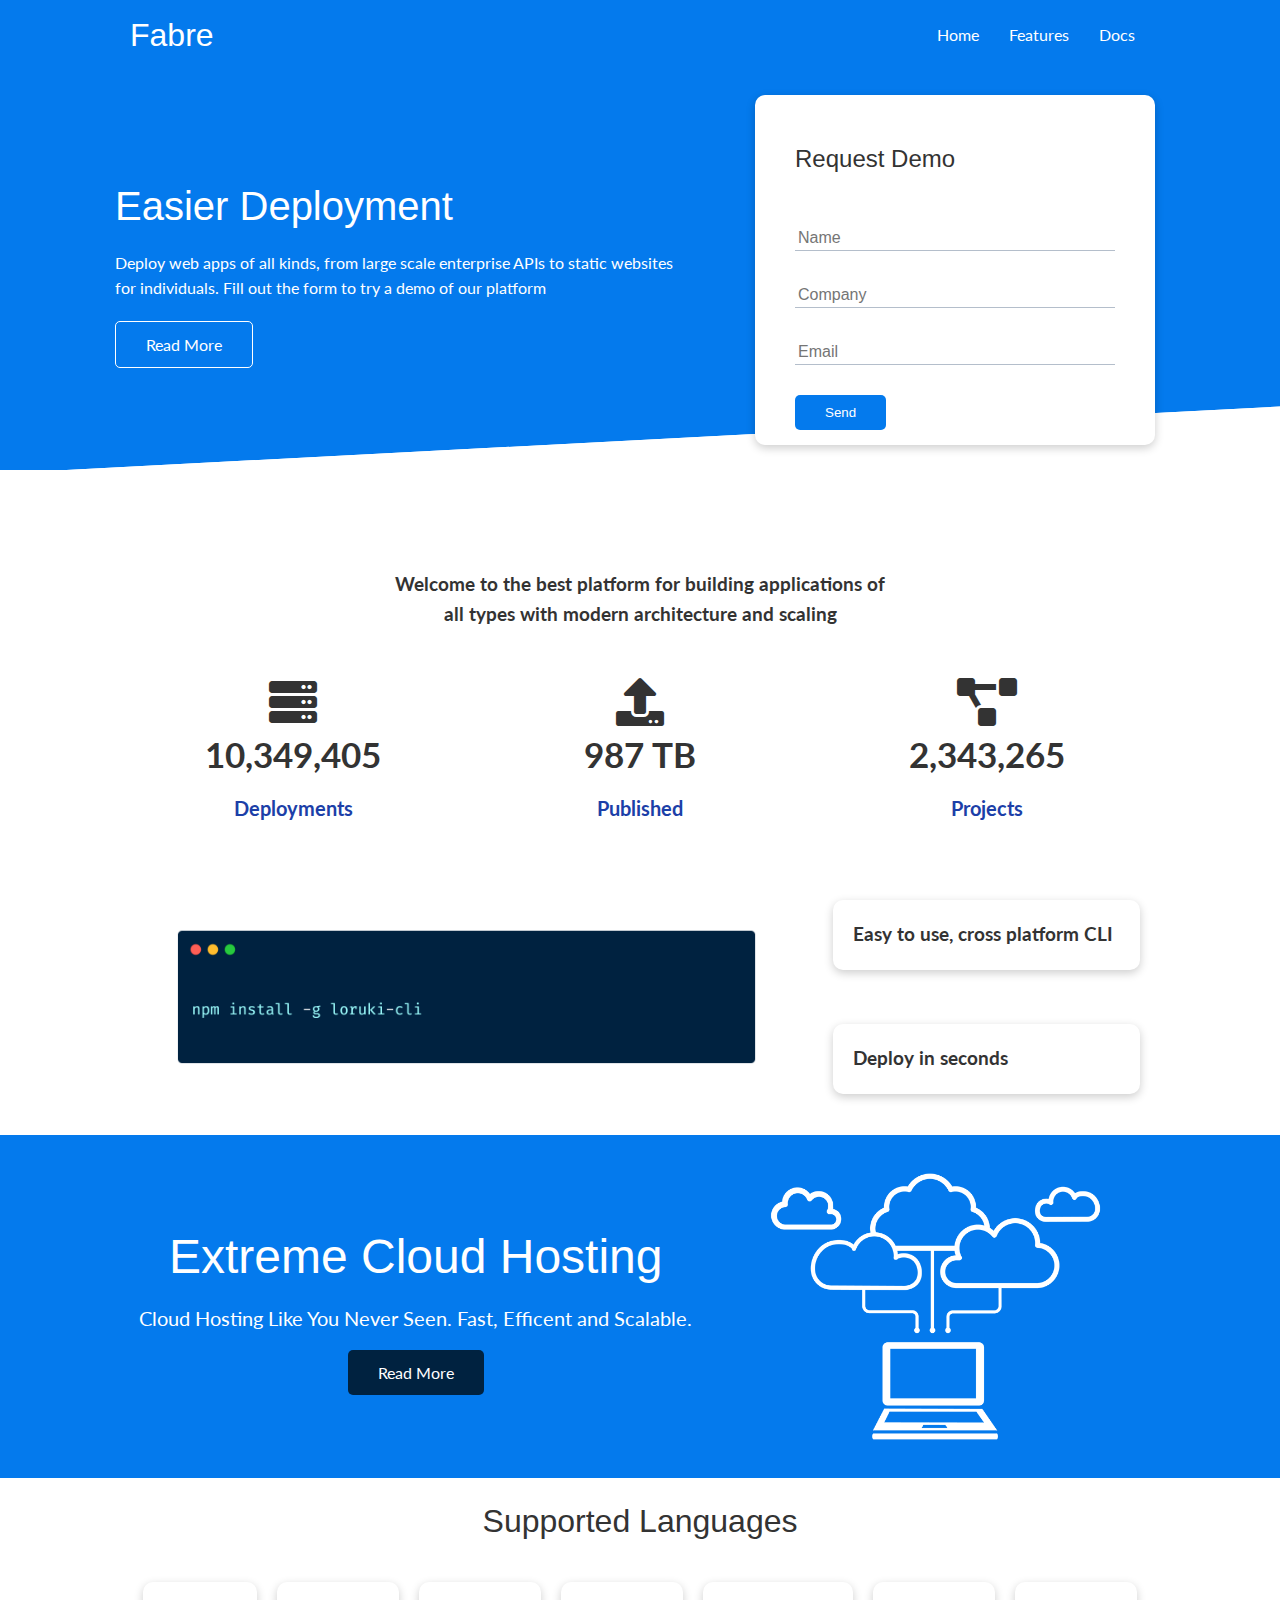
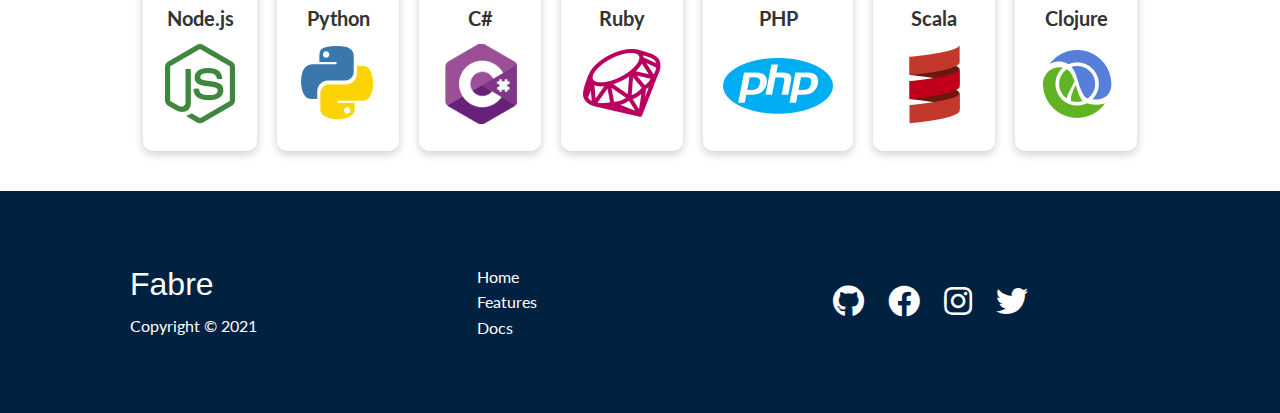
<file: index.html>
<!DOCTYPE html>
<html lang="en">
  <head>
    <meta charset="UTF-8" />
    <meta name="viewport" content="width=device-width, initial-scale=1.0" />
    <title>Fabre | Cloud Hosting for Everyone</title>
    <link rel="stylesheet" type="text/css" href="css/Utilites.css" />
    <link rel="stylesheet" type="text/css" href="css/style.css" />
    <link href="css/all.css" rel="stylesheet" type="text/css" />
  </head>

  <body>
    <!-- Navbar -->
    <div class="navbar">
      <div class="container flex">
        <h1>Fabre</h1>
        <nav>
          <ul>
            <li><a href="index.html">Home</a></li>
            <li><a href="features.html">Features</a></li>
            <li><a href="docs.html">Docs</a></li>
          </ul>
        </nav>
      </div>
    </div>
    <!-- Showcase -->
    <section class="showcase">
      <div class="container grid">
        <div class="showcase-text">
          <h1>Easier Deployment</h1>
          <p>
            Deploy web apps of all kinds, from large scale enterprise APIs to
            static websites for individuals. Fill out the form to try a demo of
            our platform
          </p>
          <a href="features.html" class="btn btn-outline">Read More</a>
        </div>
        <div class="showcase-form card">
          <h2>Request Demo</h2>
          <form
            name="contact"
            method="POST"
            netlify-honeypot="bot-field"
            data-netlify="true"
          >
            <input type="hidden" name="form-name" value="contact" />
            <div class="form-control">
              <p class="hidden">
                <label
                  >Don’t fill this out if you’re human: <input name="bot-field"
                /></label>
              </p>
              <input type="text" name="name" placeholder="Name" required />
            </div>
            <div class="form-control">
              <input
                type="text"
                name="company"
                placeholder="Company"
                required
              />
            </div>
            <div class="form-control">
              <input type="email" name="email" placeholder="Email" required />
            </div>
            <div class="form-control">
              <input type="submit" value="Send" class="btn btn-primary" />
            </div>
          </form>
        </div>
      </div>
    </section>
    <!-- Stats -->
    <section class="stats">
      <div class="container">
        <h3 class="stats-heading text-center my-1">
          Welcome to the best platform for building applications of all types
          with modern architecture and scaling
        </h3>

        <div class="grid grid-3 text-center my-4">
          <div>
            <i class="fas fa-server fa-3x"></i>
            <h3>10,349,405</h3>
            <p class="text-secondary">Deployments</p>
          </div>
          <div>
            <i class="fas fa-upload fa-3x"></i>
            <h3>987 TB</h3>
            <p class="text-secondary">Published</p>
          </div>
          <div>
            <i class="fas fa-project-diagram fa-3x"></i>
            <h3>2,343,265</h3>
            <p class="text-secondary">Projects</p>
          </div>
        </div>
      </div>
    </section>
    <section class="cli">
      <div class="container grid">
        <img src="img/cli.png" />
        <div class="card">
          <h3>Easy to use, cross platform CLI</h3>
        </div>
        <div class="card">
          <h3>Deploy in seconds</h3>
        </div>
      </div>
    </section>

    <!-- Cloud -->

    <section class="cloud bg-primary my-2 py-2">
      <div class="container grid">
        <div class="text-center">
          <h2 class="lg">Extreme Cloud Hosting</h2>
          <p class="lead my-1">
            Cloud Hosting Like You Never Seen. Fast, Efficent and Scalable.
          </p>
          <a href="features.html" class="btn btn-dark">Read More</a>
        </div>
        <img src="img/cloud.png" alt="" />
      </div>
    </section>

    <!-- Languages -->
    <section class="languages">
      <h2 class="md text-center my-2">Supported Languages</h2>
      <div class="container flex">
        <div class="card">
          <h4>Node.js</h4>
          <img src="img/logos/node.png" alt="" />
        </div>
        <div class="card">
          <h4>Python</h4>
          <img src="img/logos/python.png" alt="" />
        </div>
        <div class="card">
          <h4>C#</h4>
          <img src="img/logos/csharp.png" alt="" />
        </div>
        <div class="card">
          <h4>Ruby</h4>
          <img src="img/logos/ruby.png" alt="" />
        </div>
        <div class="card">
          <h4>PHP</h4>
          <img src="img/logos/php.png" alt="" />
        </div>
        <div class="card">
          <h4>Scala</h4>
          <img src="img/logos/scala.png" alt="" />
        </div>
        <div class="card">
          <h4>Clojure</h4>
          <img src="img/logos/clojure.png" alt="" />
        </div>
      </div>
    </section>

    <!-- Footer -->
    <footer class="footer bg-dark py-5">
      <div class="container grid grid-3">
        <div>
          <h1>Fabre</h1>
          <p>Copyright &copy; 2021</p>
        </div>
        <nav>
          <ul>
            <li><a href="index.html">Home</a></li>
            <li><a href="features.html">Features</a></li>
            <li><a href="docs.html">Docs</a></li>
          </ul>
        </nav>
        <div class="social">
          <a href="https://github.com/marwanfabrejr"
            ><i class="fab fa-github fa-2x"></i
          ></a>
          <a href="https://www.facebook.com/fabrejrx"
            ><i class="fab fa-facebook fa-2x"></i
          ></a>
          <a href="https://www.instagram.com/fabrejr/"
            ><i class="fab fa-instagram fa-2x"></i
          ></a>
          <a href="https://twitter.com/Fabrejrx"
            ><i class="fab fa-twitter fa-2x"></i
          ></a>
        </div>
      </div>
    </footer>
  </body>
</html>
</file>
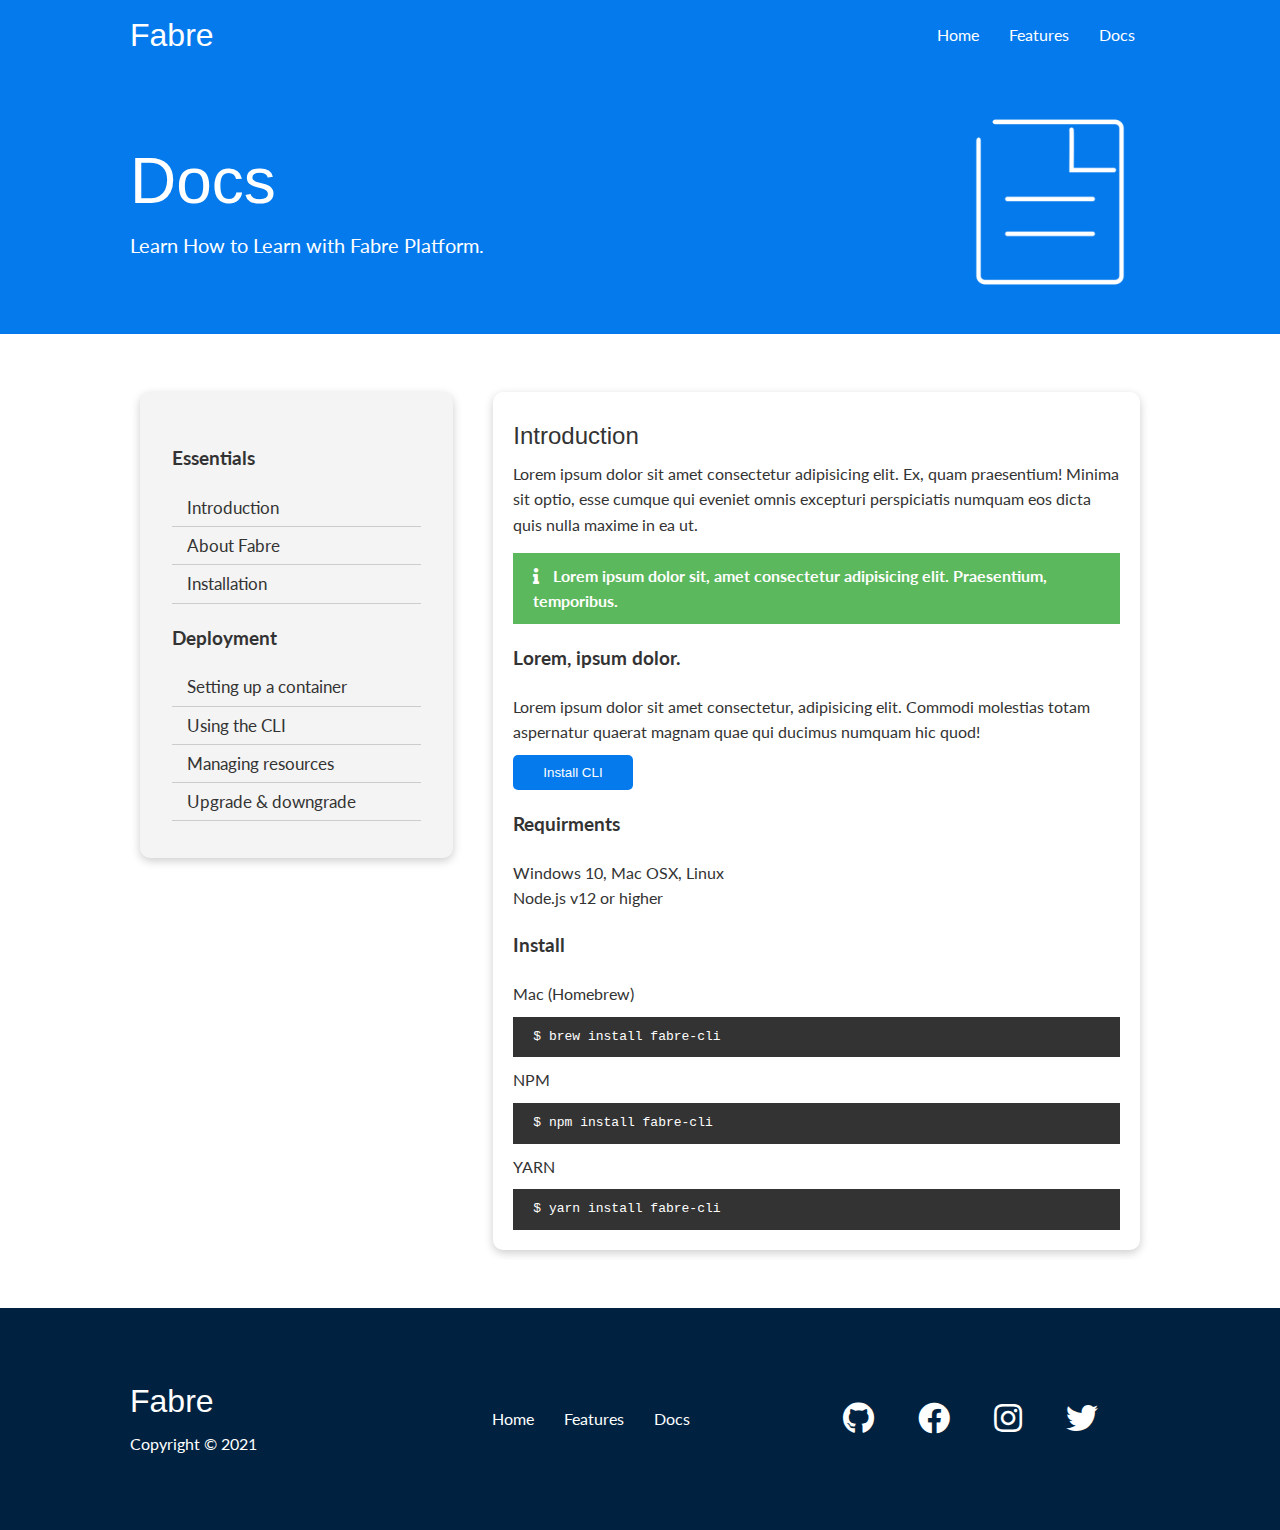
<file: docs.html>
<!DOCTYPE html>
<html lang="en">
  <head>
    <meta charset="UTF-8" />
    <meta name="viewport" content="width=device-width, initial-scale=1.0" />
    <title>Fabre | Cloud Hosting for Everyone</title>
    <link rel="stylesheet" type="text/css" href="css/Utilites.css" />
    <link rel="stylesheet" type="text/css" href="css/style.css" />
    <link href="css/all.css" rel="stylesheet" type="text/css" />
  </head>

  <body>
    <!-- Navbar -->
    <div class="navbar">
      <div class="container flex">
        <h1>Fabre</h1>
        <nav>
          <ul>
            <li><a href="index.html">Home</a></li>
            <li><a href="features.html">Features</a></li>
            <li><a href="docs.html">Docs</a></li>
          </ul>
        </nav>
      </div>
    <!-- Head -->
    <section class="docs-head bg-primary py-3">
        <div class="container grid">
            <div class="docs-text">
                <h1 class="xl">Docs</h1>
                <p class="lead"> Learn How to Learn with Fabre Platform.</p>
            </div>
            <img src="img/docs.png" alt="">
        </div>
    </section>

    <!-- Docs Main -->

    <section class="docs-main my-4">
        <div class="container grid">
            <div class="card bg-light p-3">
                <h3 class="my-2">Essentials</h3>
                <nav>
                    <ul>
                        <li><a  class="text-primary" href="#">Introduction</a></li>
                        <li><a href="#">About Fabre</a></li>
                        <li><a href="#">Installation</a></li>
                    </ul>
                </nav>
                <h3 class="my-2">Deployment</h3>
                <nav>
                    <ul>
                        <li><a href="#">Setting up a container</a></li>
						<li><a href="#">Using the CLI</a></li>
						<li><a href="#">Managing resources</a></li>
						<li><a href="#">Upgrade & downgrade</a></li>
                    </ul>
                </nav>
            </div>
            <div class="card">
                <h2>Introduction</h2>
                <p>Lorem ipsum dolor sit amet consectetur adipisicing elit. Ex, quam praesentium! Minima sit optio, esse cumque qui eveniet omnis excepturi perspiciatis numquam eos dicta quis nulla maxime in ea ut.</p>
                <div class="alert alert-success">
                    <i class="fas fa-info"></i> Lorem ipsum dolor sit, amet consectetur adipisicing elit. Praesentium, temporibus.
                </div>
                <h3>Lorem, ipsum dolor.</h3>
                <p>Lorem ipsum dolor sit amet consectetur, adipisicing elit. Commodi molestias totam aspernatur quaerat magnam quae qui ducimus numquam hic quod!</p>
                <button href="#" class="btn btn-primary">Install CLI</button>
                <h3>Requirments</h3>
                <ul>
                    <li>Windows 10, Mac OSX, Linux</li>
                    <li>Node.js v12 or higher</li>
                </ul>
                <h3>Install</h3>
                <p>Mac (Homebrew)</p>
                <pre><code>$ brew install fabre-cli</code></pre>
                <p>NPM</p>
                <pre><code>$ npm install fabre-cli</code></pre>
                <p>YARN</p>
                <pre><code>$ yarn install fabre-cli</code></pre>
            </div>
        </div>
    </section>
    

    <!-- Footer -->
    <footer class="footer bg-dark py-5">
      <div class="container grid grid-3">
        <div>
          <h1>Fabre</h1>
          <p>Copyright &copy; 2021</p>
        </div>
        <nav>
          <ul>
            <li><a href="index.html">Home</a></li>
            <li><a href="features.html">Features</a></li>
            <li><a href="docs.html">Docs</a></li>
          </ul>
        </nav>
        <div class="social">
          <a href="https://github.com/marwanfabrejr"
            ><i class="fab fa-github fa-2x"></i
          ></a>
          <a href="https://www.facebook.com/fabrejrx"
            ><i class="fab fa-facebook fa-2x"></i
          ></a>
          <a href="https://www.instagram.com/fabrejr/"
            ><i class="fab fa-instagram fa-2x"></i
          ></a>
          <a href="https://twitter.com/Fabrejrx"
            ><i class="fab fa-twitter fa-2x"></i
          ></a>
        </div>
      </div>
    </footer>
  </body>
</html>
</file>
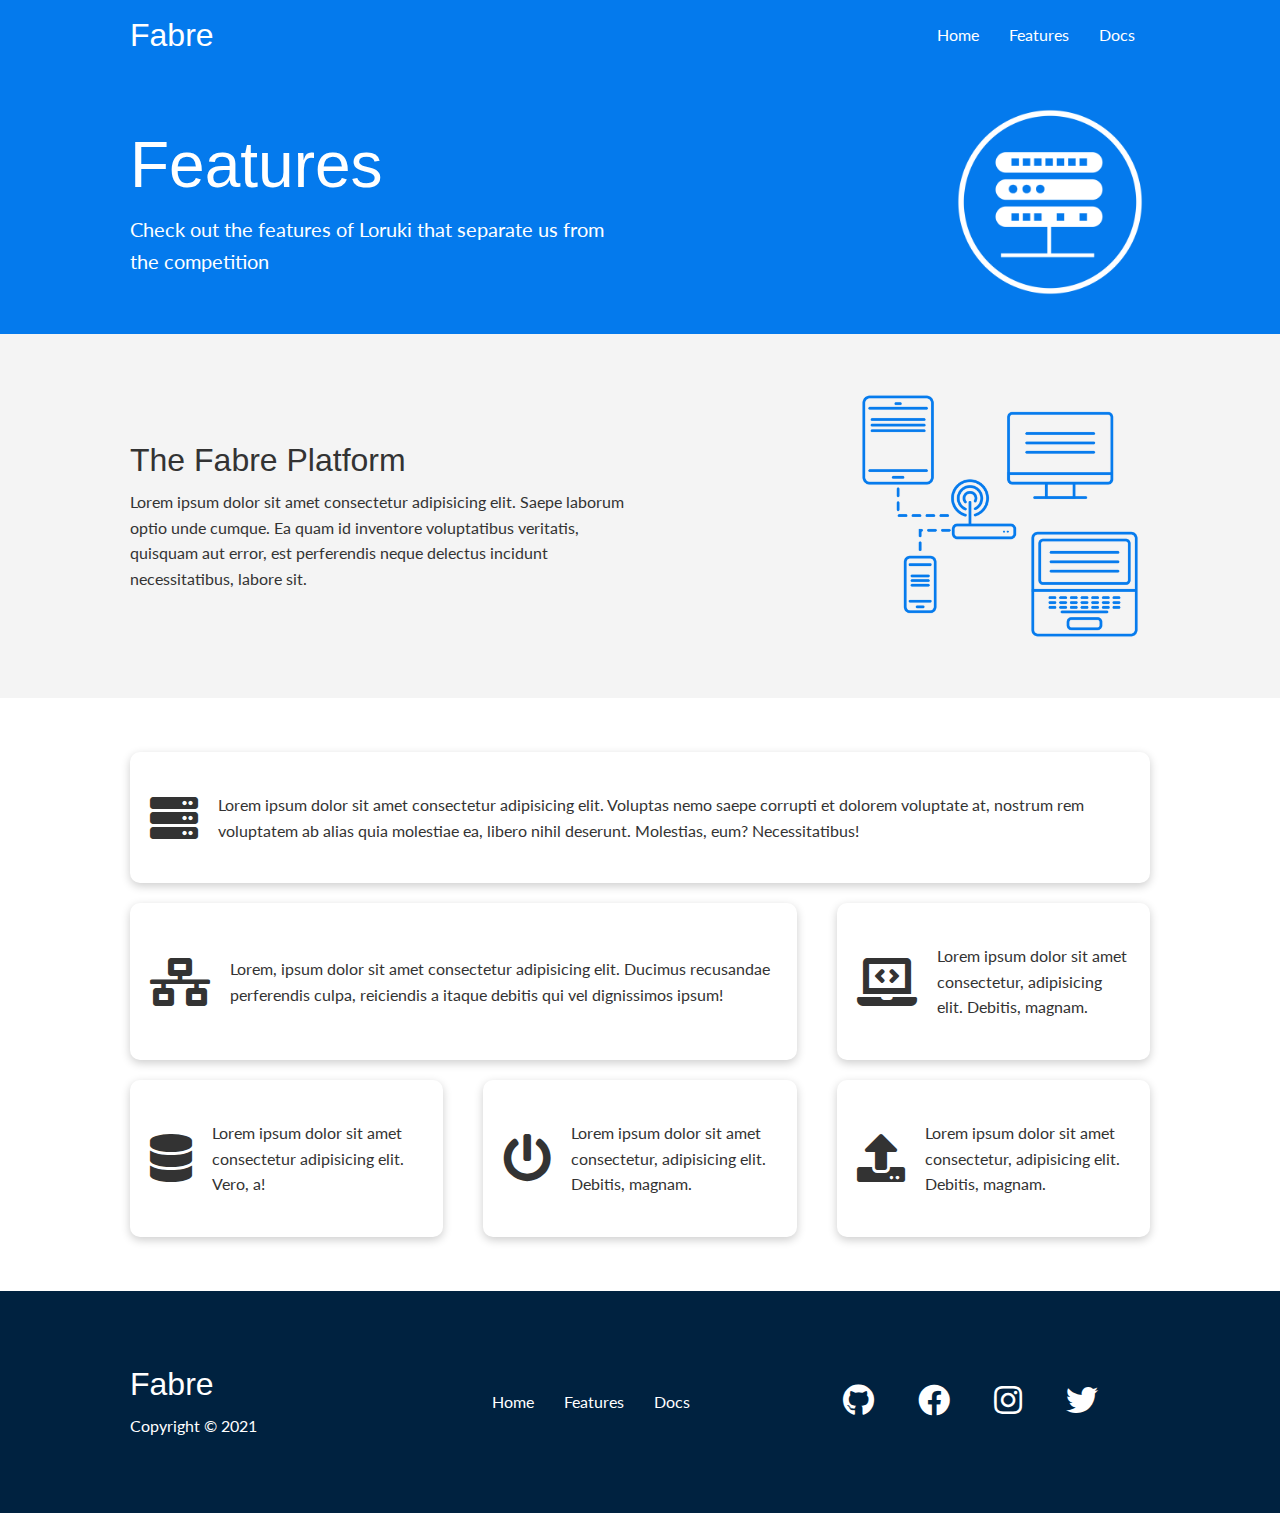
<file: features.html>
<!DOCTYPE html>
<html lang="en">
  <head>
    <meta charset="UTF-8" />
    <meta name="viewport" content="width=device-width, initial-scale=1.0" />
    <title>Fabre | Cloud Hosting for Everyone</title>
    <link rel="stylesheet" type="text/css" href="css/Utilites.css" />
    <link rel="stylesheet" type="text/css" href="css/style.css" />
    <link href="css/all.css" rel="stylesheet" type="text/css" />
  </head>

  <body>
    <!-- Navbar -->
    <div class="navbar">
      <div class="container flex">
        <h1>Fabre</h1>
        <nav>
          <ul>
            <li><a href="index.html">Home</a></li>
            <li><a href="features.html">Features</a></li>
            <li><a href="docs.html">Docs</a></li>
          </ul>
        </nav>
      </div>
    <!-- Head -->
    <section class="features-head bg-primary py-3">
        <div class="container grid">
            <div class="features-text">
                <h1 class="xl">Features</h1>
                <p class="lead"> Check out the features of Loruki that separate us from the competition</p>
            </div>
            <img src="img/server.png" alt="">
        </div>
    </section>

    <!-- Sub-Head -->

    <section class="features-sub-head bg-light py-3">
        <div class="container grid">
            <div>
                <h1 class="md">The Fabre Platform</h1>
                <p> Lorem ipsum dolor sit amet consectetur adipisicing elit. Saepe laborum optio unde cumque. Ea quam id inventore voluptatibus veritatis, quisquam aut error, est perferendis neque delectus incidunt necessitatibus, labore sit.</p>
            </div>
            <img src="img/server2.png" alt="">
        </div>
    </section>

    <!-- Main -->
    
    <section class="features-main my-2">
        <div class="container grid grid-3">
            <div class="card flex">
                <i class="fas fa-server fa-3x"></i>
                <p>Lorem ipsum dolor sit amet consectetur adipisicing elit. Voluptas nemo saepe corrupti et dolorem voluptate at, nostrum rem voluptatem ab alias quia molestiae ea, libero nihil deserunt. Molestias, eum? Necessitatibus!</p>
            </div>
            <div class="card flex">
                <i class="fas fa-network-wired fa-3x"></i>
                <p>
                    Lorem, ipsum dolor sit amet consectetur adipisicing elit. Ducimus
                    recusandae perferendis culpa, reiciendis a itaque debitis qui vel
                    dignissimos ipsum!
                </p>
            </div>
            <div class="card flex">
                <i class="fas fa-laptop-code fa-3x"></i>
                <p>
                    Lorem ipsum dolor sit amet consectetur, adipisicing elit. Debitis,
                    magnam.
                </p>
            </div>
            <div class="card flex">
                <i class="fas fa-database fa-3x"></i>
                <p>
                    Lorem ipsum dolor sit amet consectetur adipisicing elit. Vero, a!
                </p>
            </div>
            <div class="card flex">
                <i class="fas fa-power-off fa-3x"></i>
                <p>
                    Lorem ipsum dolor sit amet consectetur, adipisicing elit. Debitis,
                    magnam.
                </p>
            </div>
            <div class="card flex">
                <i class="fas fa-upload fa-3x"></i>
                <p>
                    Lorem ipsum dolor sit amet consectetur, adipisicing elit. Debitis,
                    magnam.
                </p>
            </div>
        </div>
    </section>

    <!-- Footer -->
    <footer class="footer bg-dark py-5">
      <div class="container grid grid-3">
        <div>
          <h1>Fabre</h1>
          <p>Copyright &copy; 2021</p>
        </div>
        <nav>
          <ul>
            <li><a href="index.html">Home</a></li>
            <li><a href="features.html">Features</a></li>
            <li><a href="docs.html">Docs</a></li>
          </ul>
        </nav>
        <div class="social">
          <a href="https://github.com/marwanfabrejr"
            ><i class="fab fa-github fa-2x"></i
          ></a>
          <a href="https://www.facebook.com/fabrejrx"
            ><i class="fab fa-facebook fa-2x"></i
          ></a>
          <a href="https://www.instagram.com/fabrejr/"
            ><i class="fab fa-instagram fa-2x"></i
          ></a>
          <a href="https://twitter.com/Fabrejrx"
            ><i class="fab fa-twitter fa-2x"></i
          ></a>
        </div>
      </div>
    </footer>
  </body>
</html>
</file>
<file: css/Utilites.css>
@import url('https://fonts.googleapis.com/css2?family=Lato:wght@300&display=swap');

:root {
  --primary-color: #047aed;
  --secondary-color: #1c3fa8;
  --dark-color: #002240;
  --light-color: #f4f4f4;

  --success-color: #5cb85c;
  --error-color: #d9534f;
}

* {
  box-sizing: border-box;
  padding: 0;
  margin: 0;
}

.container {
  max-width: 1100px;
  margin: 0 auto;
  overflow: auto;
  padding: 0 40px;
}

body {
  color: #333;
  line-height: 1.6;
  font-family: 'Lato', sans-serif;
}

ul {
  list-style: none;
}

a,
a:hover {
  text-decoration: none;
  color: #333;
}

img {
  width: 100%;
}

.card {
  color: #333;
  background-color: #fff;
  border-radius: 10px;
  box-shadow: 0 3px 10px rgba(0, 0, 0, 0.2);
  padding: 20px;
  margin: 10px;
}

code,
pre {
  background: #333;
  color: #fff;
  padding: 10px;
}

/* Text */
h1,
h2 {
  font-weight: 300;
  line-height: 1.2;
  margin: 10px 0;
  font-family: 'Arial Black', Gadget, sans-serif;
}

p {
  margin: 10px 0;
}

.text-center {
  text-align: center;
}

/* Responsive */

.flex {
  display: flex;
  justify-content: center;
  align-items: center;
  height: 100%;
}

.grid {
  display: grid;
  grid-template-columns: repeat(2, 1fr);
  gap: 20px;
  justify-content: center;
  align-items: center;
  height: 100%;
}

.grid-3 {
  grid-template-columns: repeat(3, 1fr);
}

/* Alert */

.alert {
  background-color: var(--light-color);
  padding: 10px 20px;
  font-weight: bold;
  margin: 15px 0;
}

.alert i {
  margin-right: 10px;
}

.alert-success {
  background-color: var(--success-color);
  color: #fff;
}

.alert-error {
  background-color: var(--error-color);
  color: #fff;
}

/* Button */

.btn {
  display: inline-block;
  padding: 10px 30px;
  cursor: pointer;
  background: var(--primary-color);
  color: #fff;
  border: none;
  border-radius: 5px;
}

.btn:hover {
  transform: scale(0.98);
}

.btn-outline {
  background-color: transparent;
  border: 1px #fff solid;
}

/* Margin */

.my-1 {
  margin: 1rem 0;
}

.my-2 {
  margin: 1.5rem 0;
}

.my-3 {
  margin: 2rem 0;
}

.my-4 {
  margin: 3rem 0;
}

.my-5 {
  margin: 4rem 0;
}

.mx-1 {
  margin: 0 1rem;
}

.mx-2 {
  margin: 0 1.5rem;
}

.mx-3 {
  margin: 0 2rem;
}

.mx-4 {
  margin: 0 3rem;
}

.mx-5 {
  margin: 0 4rem;
}

.m-1 {
  margin: 1rem;
}

.m-2 {
  margin: 1.5rem;
}

.m-3 {
  margin: 2rem;
}

.m-4 {
  margin: 3rem;
}

.m-5 {
  margin: 4rem;
}

/* Padding */

.py-1 {
  padding: 1rem 0;
}

.py-2 {
  padding: 1.5rem 0;
}

.py-3 {
  padding: 2rem 0;
}

.py-4 {
  padding: 3rem 0;
}

.py-5 {
  padding: 4rem 0;
}

.px-1 {
  padding: 0 1rem;
}

.px-2 {
  padding: 0 1.5rem;
}

.px-3 {
  padding: 0 2rem;
}

.px-4 {
  padding: 0 3rem;
}

.px-5 {
  padding: 0 4rem;
}

.p-1 {
  padding: 1rem;
}

.p-2 {
  padding: 1.5rem;
}

.p-3 {
  padding: 2rem;
}

.p-4 {
  padding: 3rem;
}

.p-5 {
  padding: 4rem;
}

/* Backgrounds & Coloured Buttons */

.bg-primary,
.btn-primary {
  background-color: var(--primary-color);
  color: #fff;
}

.bg-secondary,
.btn-secondary {
  background-color: var(--secondary-color);
  color: #fff;
}

.bg-dark,
.btn-dark {
  background-color: var(--dark-color);
  color: #fff;
}

.bg-light,
.btn-light {
  background-color: var(--light-color);
  color: #333;
}
.bg-primary a,
.btn-primary a,
.bg-secondary a,
.btn-secondary a,
.bg-dark a,
.btn-dark a,
.bg-light a,
.btn-light a {
  color: #fff;
}

/* Text Colors */

.text-primary {
  color: var(--primary-color);
}

.text-secondary {
  color: var(--secondary-color);
}

.text-dark {
  color: var(--dark-color);
}

.text-light {
  color: var(--light-color);
}

/* Text Sizes */

.lead {
  font-size: 20px;
}

.sm {
  font-size: 1rem;
}

.md {
  font-size: 2rem;
}
.lg {
  font-size: 3rem;
}

.xl {
  font-size: 4rem;
}
</file>
<file: css/style.css>
/* Navbar */

.navbar {
  background-color: var(--primary-color);
  color: #fff;
  height: 70px;
}

.navbar .flex {
  justify-content: space-between;
}

.navbar ul {
  display: flex;
}

.navbar a {
  color: #fff;
  padding: 10px;
  margin: 0 5px;
}

.navbar a:hover {
  border-bottom: 2px #fff solid;
}

/* ShowCase */

.showcase {
  height: 400px;
  background-color: var(--primary-color);
  color: #fff;
  position: relative;
}

.showcase-text {
  animation: slideInFromLeft 1s ease-in;
}

.showcase a:hover {
  color: var(--primary-color);
  background-color: #fff;
  transition: 0.5s;
}

.showcase h1 {
  font-size: 40px;
}

.showcase p {
  margin: 20px 0;
}

.showcase .grid {
  grid-template-columns: 55% 45%;
  gap: 30px;
  overflow: visible;
}

.showcase-form {
  top: 60px;
  height: 350px;
  width: 400px;
  padding: 40px;
  z-index: 100;
  justify-self: flex-end;
  animation: slideInFromRight 1s ease-in;
}

.showcase-form .form-control {
  margin: 30px 0;
}

.showcase-form input[type='text'],
.showcase-form input[type='email'] {
  border: 0;
  border-bottom: 1px solid #b4becb;
  width: 100%;
  padding: 3px;
  font-size: 16px;
}

.showcase-form input:focus {
  outline: none;
}

.showcase::before,
.showcase::after {
  position: absolute;
  height: 100px;
  bottom: -70px;
  right: 0;
  left: 0;
  content: '';
  background: #fff;
  transform: skewY(-3deg);
  -webkit-transform: skewY(-3deg);
  -moz-transform: skewY(-3deg);
  -ms-transform: skewY(-3deg);
}

/* Stats */

.stats {
  padding-top: 100px;
  animation: slideInFromBottom 1s ease-in;
}

.stats-heading {
  max-width: 500px;
  margin: auto;
}

.stats .grid h3 {
  font-size: 35px;
}

.stats .grid p {
  font-size: 20px;
  font-weight: bold;
}

/* CLI */

.cli .grid {
  grid-template-columns: repeat(3, 1fr);
  grid-template-rows: repeat(2, 1fr);
}

.cli .grid > *:first-child {
  grid-column: 1 / span 2;
  grid-row: 1 / span 2;
}

/* Clouds */

.cloud .grid {
  grid-template-columns: 4fr 3fr;
}

.cloud a:hover {
  transition: 0.5s;
  color: var(--primary-color);
  background-color: #fff;
}

/* Languages */

.languages .flex {
  flex-wrap: wrap;
}

.languages .card {
  text-align: center;
  margin: 18px 10px 40px;
  transition: transform 0.2s ease-in;
}

.languages .card h4 {
  font-size: 20px;
  margin-bottom: 10px;
}

.languages .card:hover {
  transform: translateY(-15px);
}

/* Features */

.features-head img,
.docs-head img {
  width: 200px;
  justify-self: flex-end;
}

.features-text {
  animation: slideInFromLeft 1s ease-in;
}

.features-sub-head {
  animation: slideInFromBottom 1s ease-in;
}

.features-sub-head img {
  width: 300px;
  justify-self: flex-end;
}

.features-main .card > i {
  margin-right: 20px;
}

.features-main .grid {
  padding: 30px;
}
.features-main .grid > *:first-child {
  grid-column: 1 / span 3;
}

.features-main .grid > *:nth-child(2) {
  grid-column: 1 / span 2;
}

/* Docs */

.docs-head .docs-text {
  animation: slideInFromLeft 1s ease-in;
}

.docs-main {
  animation: slideInFromBottom 1s ease-in;
}

.docs-main .bg-light a {
  color: #333;
}

.docs-main ul {
  display: block;
}

.docs-main h3 {
  margin: 20px 0;
}

.docs-main .grid {
  grid-template-columns: 1fr 2fr;
  align-items: flex-start;
}

.docs-main nav li {
  font-size: 17px;
  padding-bottom: 5px;
  margin-bottom: 5px;
  border-bottom: 1px #ccc solid;
}

.docs-main nav li:hover {
  font-weight: bold;
}

/* Footer */

.footer .social a {
  margin: 0 10px;
}

/* Animations */

@keyframes slideInFromLeft {
  0% {
    transform: translateX(-100%);
  }

  100% {
    transform: translateX(0);
  }
}

@keyframes slideInFromRight {
  0% {
    transform: translateX(100%);
  }

  100% {
    transform: translateX(0);
  }
}

@keyframes slideInFromTop {
  0% {
    transform: translateY(-100%);
  }

  100% {
    transform: translateX(0);
  }
}
@keyframes slideInFromBottom {
  0% {
    transform: translateY(100%);
  }

  100% {
    transform: translateX(0);
  }
}
/* Talblets & Under */

@media (max-width: 768px) {
  .grid,
  .showcase .grid,
  .stats .grid,
  .cli .grid,
  .cloud .grid,
  .features-main .grid,
  .docs-main .grid {
    grid-template-columns: 1fr;
    grid-template-rows: 1fr;
  }
  .showcase {
    height: auto;
  }
  .showcase-text {
    text-align: center;
    margin-top: 40px;
    animation: slideInFromTop 1s ease-in;
  }

  .showcase-form {
    justify-self: center;
    margin: auto;
    animation: slideInFromBottom 1s ease-in;
  }

  .cli .grid > *:first-child {
    grid-column: 1;
    grid-row: 1;
  }
  .features-head,
  .features-sub-head,
  .docs-head {
    text-align: center;
  }
  .features-head img,
  .features-sub-head img,
  .docs-head img {
    justify-self: center;
  }
  .features-main .grid > *:first-child,
  .features-main .grid > *:nth-child(2) {
    grid-column: 1;
  }
}

/* Mobile */

@media (max-width: 500px) {
  .navbar {
    height: 110px;
  }
  .navbar .flex {
    flex-direction: column;
  }
  .navbar ul {
    padding: 10px;
    background-color: rgba(0, 0, 0, 0.1);
  }
}

.hidden {
  visibility: hidden;
  height: 0;
}
</file>
